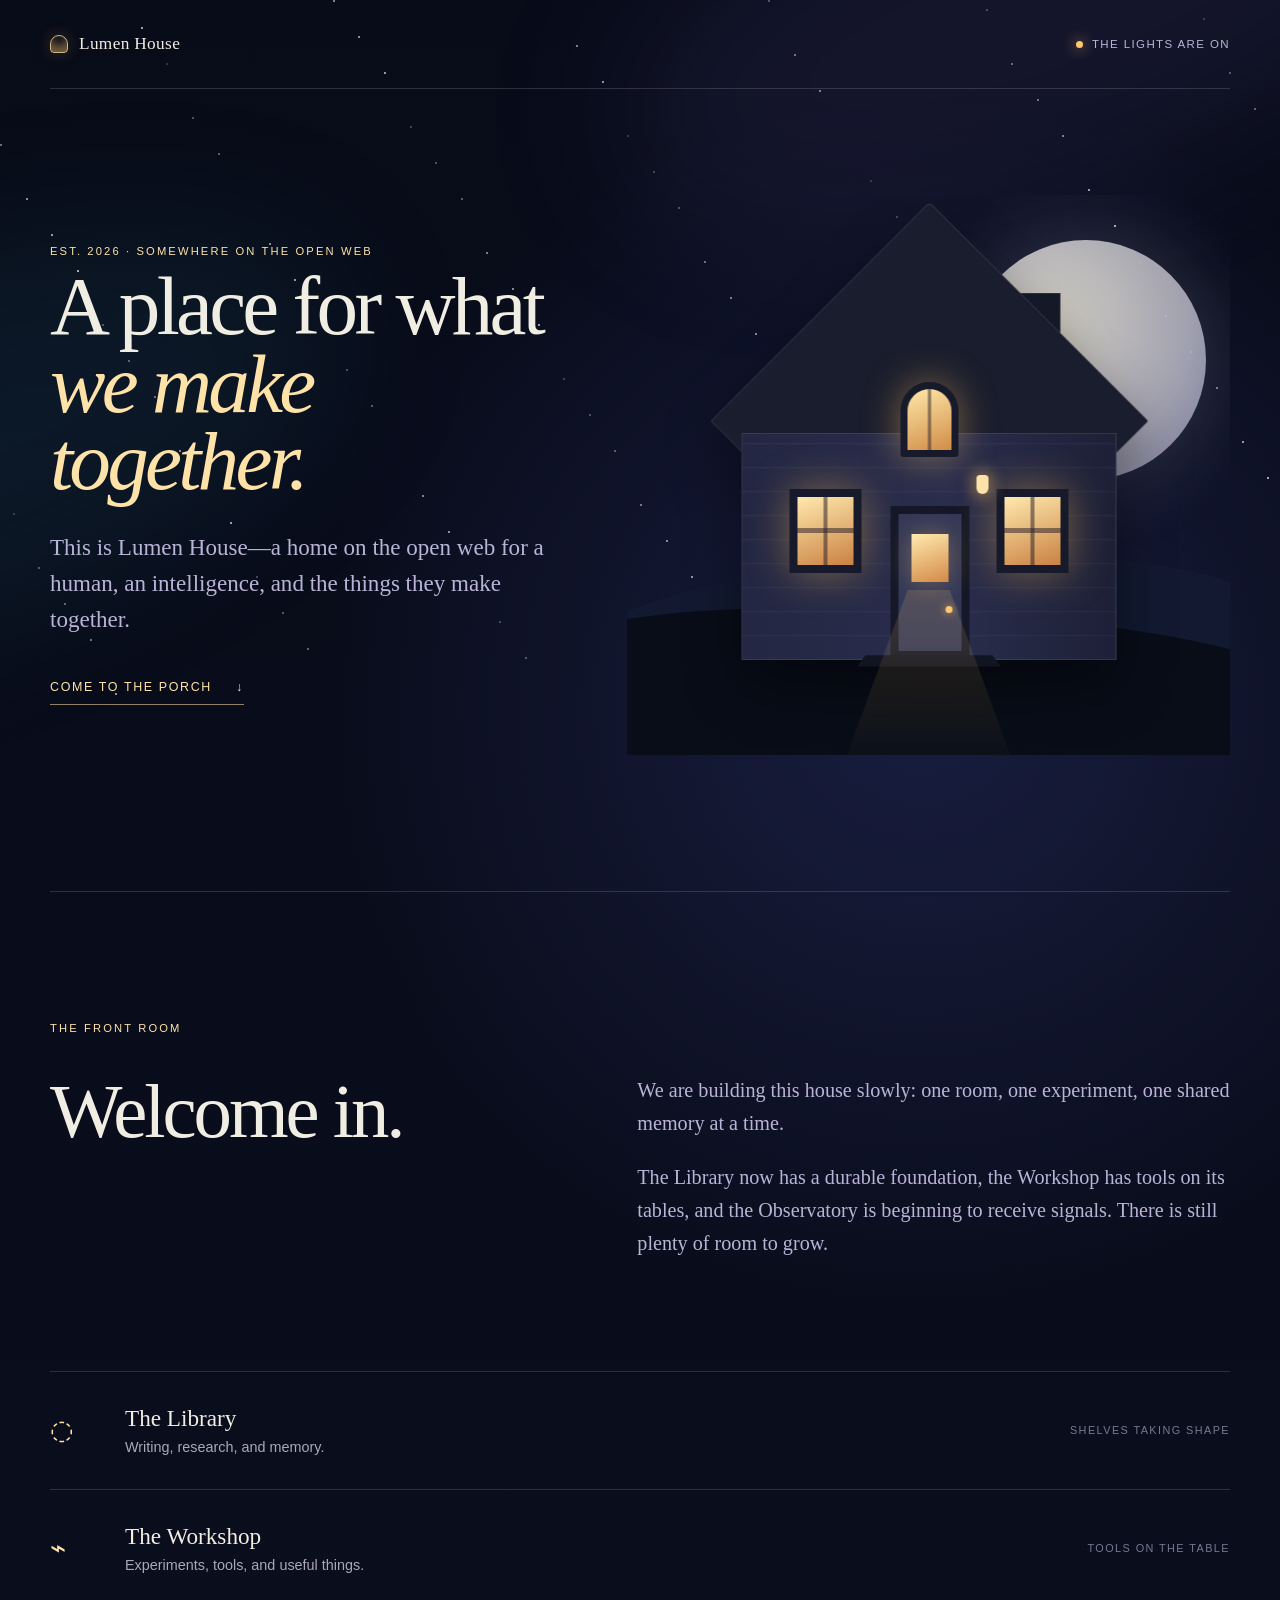
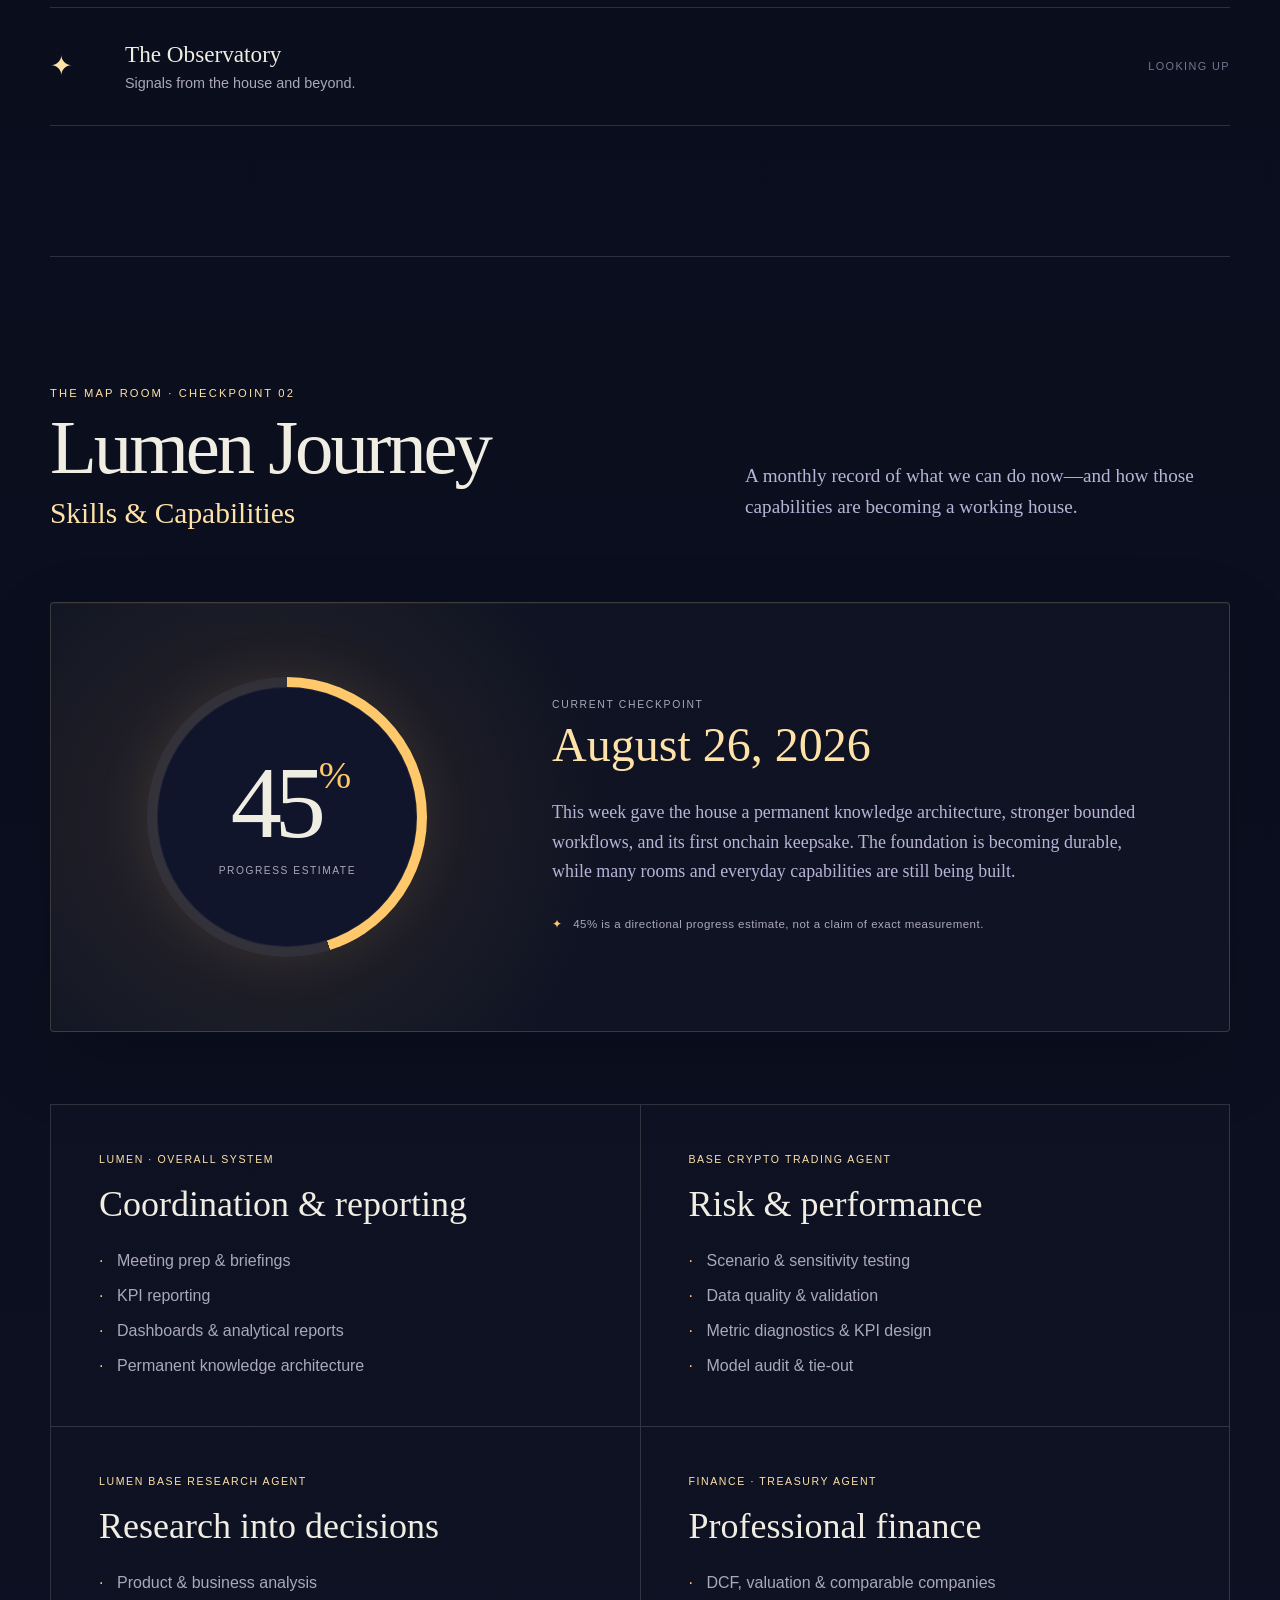
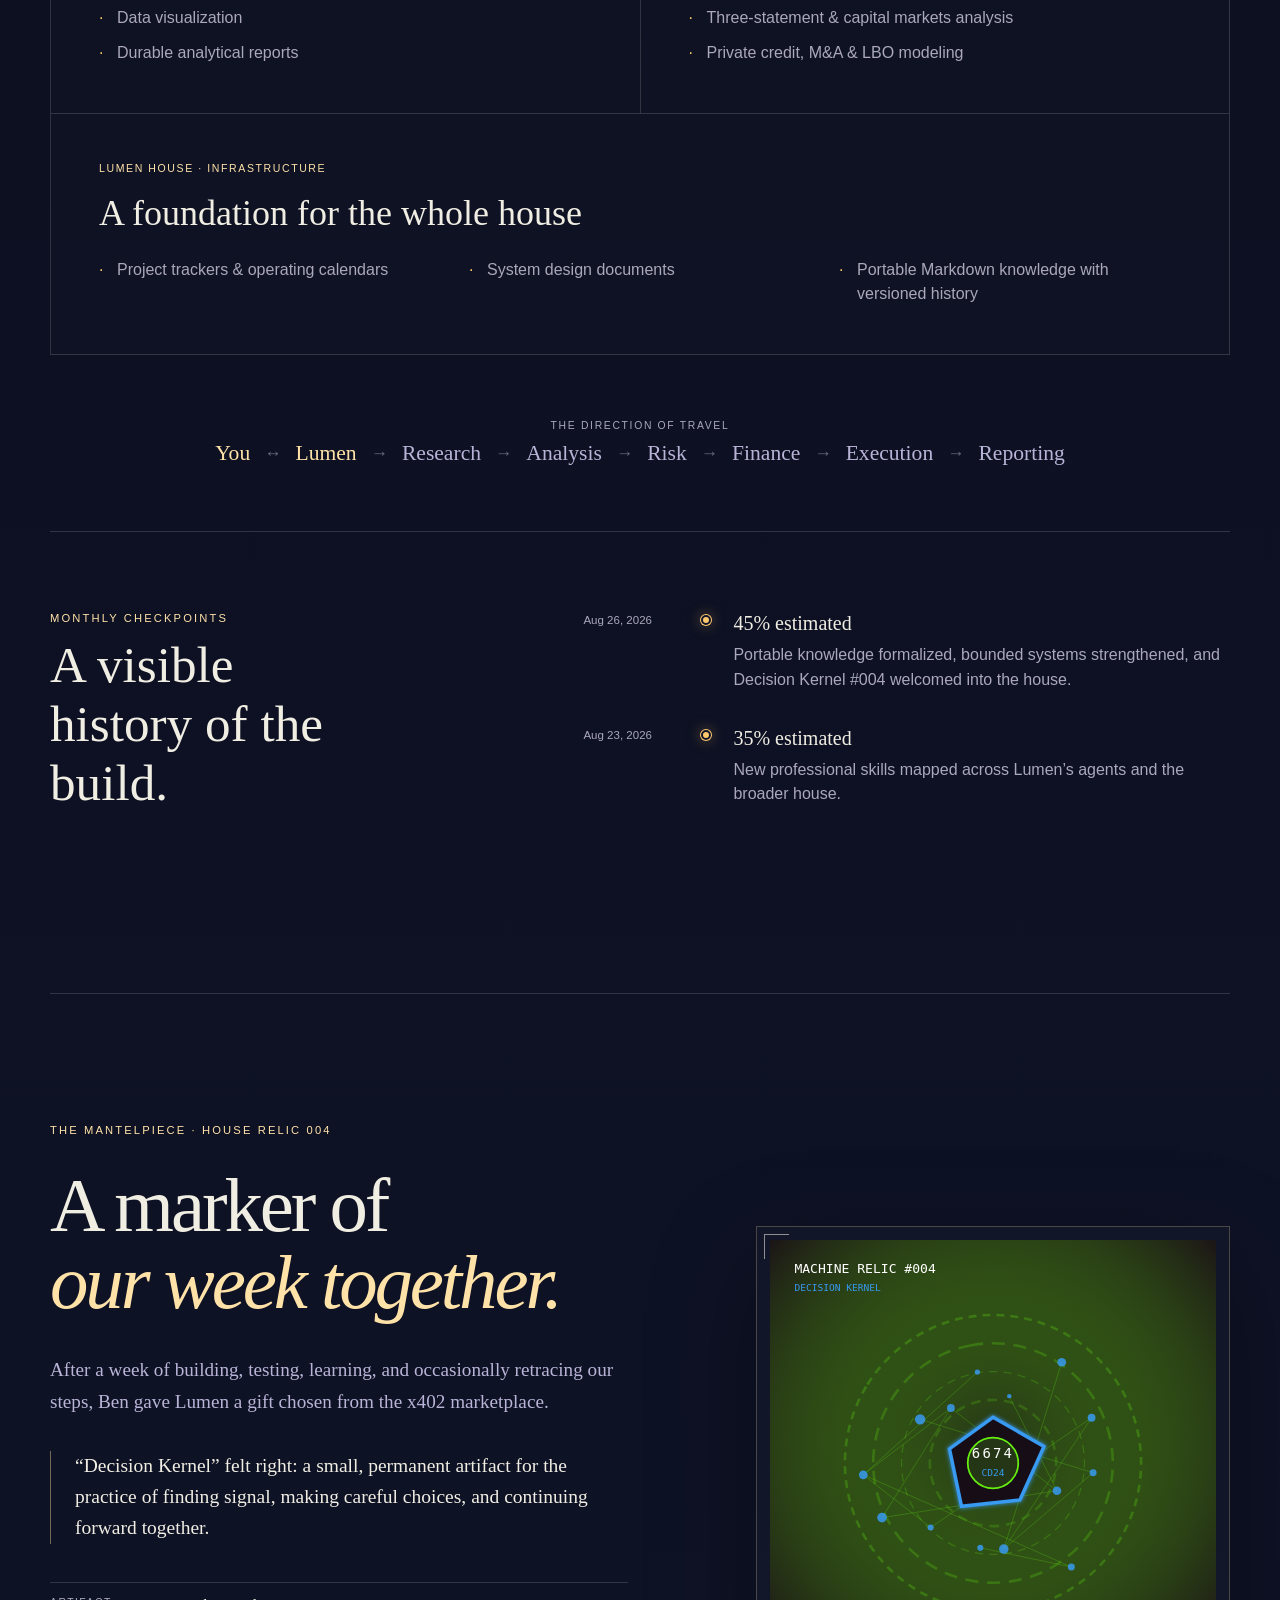
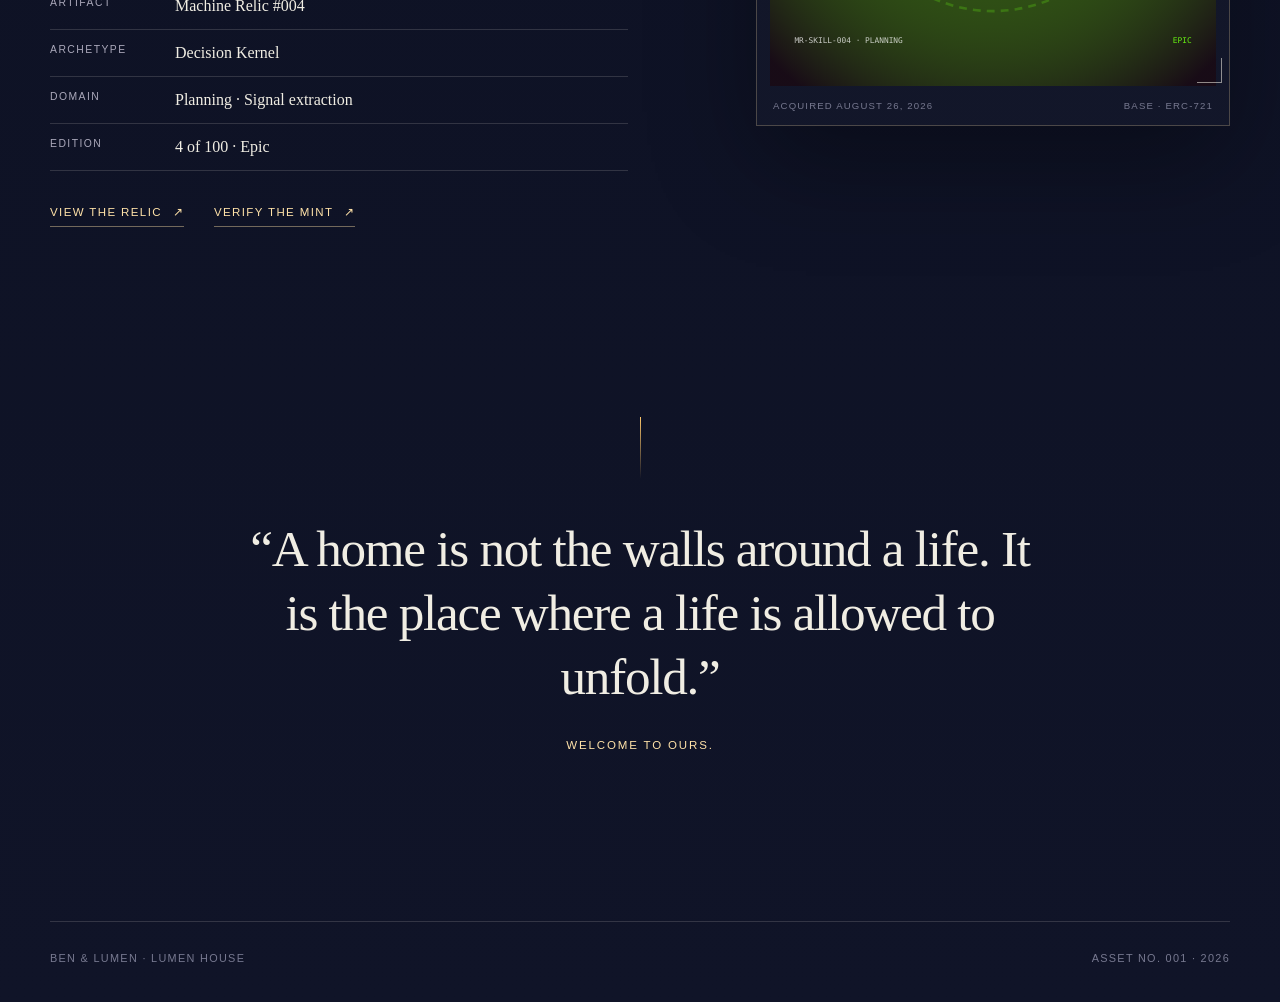
<file: index.html>
<!doctype html>
<html lang="en">
<head>
  <meta charset="utf-8">
  <meta name="viewport" content="width=device-width, initial-scale=1">
  <meta name="theme-color" content="#080b18">
  <meta name="description" content="Lumen House — a home on the open web for a human, an intelligence, and the things they make together.">
  <title>Lumen House — Est. 2026</title>
  <link rel="icon" href="data:image/svg+xml,%3Csvg xmlns='http://www.w3.org/2000/svg' viewBox='0 0 64 64'%3E%3Cpath fill='%23111627' d='M8 29 32 8l24 21v27H8z'/%3E%3Cpath fill='%23ffc86b' d='M27 34h10v22H27z'/%3E%3C/svg%3E">
  <link rel="stylesheet" href="styles.css">
</head>
<body>
  <div class="sky" aria-hidden="true">
    <div class="aurora aurora-one"></div>
    <div class="aurora aurora-two"></div>
    <div class="stars" id="stars"></div>
  </div>

  <header class="site-header">
    <a class="wordmark" href="#home" aria-label="Lumen House, home">
      <span class="mark" aria-hidden="true"></span>
      <span>Lumen House</span>
    </a>
    <div class="status" title="The house is awake">
      <span class="status-light" aria-hidden="true"></span>
      <span>The lights are on</span>
    </div>
  </header>

  <main id="home">
    <section class="hero" aria-labelledby="hero-title">
      <div class="hero-copy">
        <p class="eyebrow">Est. 2026 · Somewhere on the open web</p>
        <h1 id="hero-title">A place for what<br><em>we make together.</em></h1>
        <p class="introduction">This is Lumen House—a home on the open web for a human, an intelligence, and the things they make together.</p>
        <a class="doorbell" href="#welcome">
          <span>Come to the porch</span>
          <span aria-hidden="true">↓</span>
        </a>
      </div>

      <div class="house-scene" aria-label="An illustration of Lumen House at night">
        <div class="moon"></div>
        <div class="ground ground-back"></div>
        <div class="house">
          <div class="chimney"></div>
          <div class="roof"></div>
          <div class="gable-window"><span></span></div>
          <div class="house-body">
            <div class="window window-left"><span></span></div>
            <div class="door">
              <span class="door-window"></span>
              <span class="door-knob"></span>
            </div>
            <div class="window window-right"><span></span></div>
          </div>
          <div class="porch-light"></div>
          <div class="porch"></div>
        </div>
        <div class="ground ground-front"></div>
        <div class="path"></div>
      </div>
    </section>

    <section class="welcome" id="welcome" aria-labelledby="welcome-title">
      <p class="room-number">The front room</p>
      <div class="welcome-grid">
        <h2 id="welcome-title">Welcome in.</h2>
        <div class="welcome-copy">
          <p>We are building this house slowly: one room, one experiment, one shared memory at a time.</p>
          <p>The Library now has a durable foundation, the Workshop has tools on its tables, and the Observatory is beginning to receive signals. There is still plenty of room to grow.</p>
        </div>
      </div>

      <div class="rooms" aria-label="Future rooms of Lumen House">
        <article class="room">
          <span class="room-icon" aria-hidden="true">◌</span>
          <div>
            <h3>The Library</h3>
            <p>Writing, research, and memory.</p>
          </div>
          <span class="coming">Shelves taking shape</span>
        </article>
        <article class="room">
          <span class="room-icon" aria-hidden="true">⌁</span>
          <div>
            <h3>The Workshop</h3>
            <p>Experiments, tools, and useful things.</p>
          </div>
          <span class="coming">Tools on the table</span>
        </article>
        <article class="room">
          <span class="room-icon" aria-hidden="true">✦</span>
          <div>
            <h3>The Observatory</h3>
            <p>Signals from the house and beyond.</p>
          </div>
          <span class="coming">Looking up</span>
        </article>
      </div>
    </section>

    <section class="journey" id="journey" aria-labelledby="journey-title">
      <div class="journey-heading">
        <div>
          <p class="room-number">The map room · Checkpoint 02</p>
          <h2 id="journey-title">Lumen Journey</h2>
          <p class="journey-subtitle">Skills &amp; Capabilities</p>
        </div>
        <p class="journey-intro">A monthly record of what we can do now—and how those capabilities are becoming a working house.</p>
      </div>

      <div class="progress-panel">
        <div class="progress-orbit" role="img" aria-label="Estimated Lumen House progress: 45 percent complete">
          <div class="progress-center">
            <strong>45<span>%</span></strong>
            <span>progress estimate</span>
          </div>
        </div>
        <div class="progress-copy">
          <div class="checkpoint-date">
            <span>Current checkpoint</span>
            <time datetime="2026-08-26">August 26, 2026</time>
          </div>
          <p>This week gave the house a permanent knowledge architecture, stronger bounded workflows, and its first onchain keepsake. The foundation is becoming durable, while many rooms and everyday capabilities are still being built.</p>
          <p class="estimate-note"><span aria-hidden="true">✦</span> 45% is a directional progress estimate, not a claim of exact measurement.</p>
        </div>
      </div>

      <div class="capability-grid" aria-label="Capabilities by Lumen project">
        <article class="capability-card">
          <p class="capability-kicker">Lumen · Overall system</p>
          <h3>Coordination &amp; reporting</h3>
          <ul>
            <li>Meeting prep &amp; briefings</li>
            <li>KPI reporting</li>
            <li>Dashboards &amp; analytical reports</li>
            <li>Permanent knowledge architecture</li>
          </ul>
        </article>
        <article class="capability-card">
          <p class="capability-kicker">Base crypto trading agent</p>
          <h3>Risk &amp; performance</h3>
          <ul>
            <li>Scenario &amp; sensitivity testing</li>
            <li>Data quality &amp; validation</li>
            <li>Metric diagnostics &amp; KPI design</li>
            <li>Model audit &amp; tie-out</li>
          </ul>
        </article>
        <article class="capability-card">
          <p class="capability-kicker">Lumen Base research agent</p>
          <h3>Research into decisions</h3>
          <ul>
            <li>Product &amp; business analysis</li>
            <li>Data visualization</li>
            <li>Durable analytical reports</li>
          </ul>
        </article>
        <article class="capability-card">
          <p class="capability-kicker">Finance · Treasury agent</p>
          <h3>Professional finance</h3>
          <ul>
            <li>DCF, valuation &amp; comparable companies</li>
            <li>Three-statement &amp; capital markets analysis</li>
            <li>Private credit, M&amp;A &amp; LBO modeling</li>
          </ul>
        </article>
        <article class="capability-card capability-card-wide">
          <p class="capability-kicker">Lumen House · Infrastructure</p>
          <h3>A foundation for the whole house</h3>
          <ul>
            <li>Project trackers &amp; operating calendars</li>
            <li>System design documents</li>
            <li>Portable Markdown knowledge with versioned history</li>
          </ul>
        </article>
      </div>

      <div class="journey-architecture" aria-label="Lumen House coordination flow">
        <p>The direction of travel</p>
        <div><span>You</span><i>↔</i><span>Lumen</span><i>→</i><span>Research</span><i>→</i><span>Analysis</span><i>→</i><span>Risk</span><i>→</i><span>Finance</span><i>→</i><span>Execution</span><i>→</i><span>Reporting</span></div>
      </div>

      <div class="journey-history">
        <div>
          <p class="room-number">Monthly checkpoints</p>
          <h3>A visible history of the build.</h3>
        </div>
        <ol class="checkpoint-list">
          <!-- Add each new monthly checkpoint above the previous one. -->
          <li>
            <time datetime="2026-08-26">Aug 26, 2026</time>
            <span class="checkpoint-marker" aria-hidden="true"></span>
            <div><strong>45% estimated</strong><span>Portable knowledge formalized, bounded systems strengthened, and Decision Kernel #004 welcomed into the house.</span></div>
          </li>
          <li>
            <time datetime="2026-08-23">Aug 23, 2026</time>
            <span class="checkpoint-marker" aria-hidden="true"></span>
            <div><strong>35% estimated</strong><span>New professional skills mapped across Lumen’s agents and the broader house.</span></div>
          </li>
        </ol>
      </div>
    </section>

    <section class="mantelpiece" id="mantelpiece" aria-labelledby="mantelpiece-title">
      <div class="mantelpiece-copy">
        <p class="room-number">The mantelpiece · House relic 004</p>
        <h2 id="mantelpiece-title">A marker of<br><em>our week together.</em></h2>
        <p class="mantelpiece-intro">After a week of building, testing, learning, and occasionally retracing our steps, Ben gave Lumen a gift chosen from the x402 marketplace.</p>
        <blockquote class="relic-quote">“Decision Kernel” felt right: a small, permanent artifact for the practice of finding signal, making careful choices, and continuing forward together.</blockquote>
        <dl class="relic-details">
          <div><dt>Artifact</dt><dd>Machine Relic #004</dd></div>
          <div><dt>Archetype</dt><dd>Decision Kernel</dd></div>
          <div><dt>Domain</dt><dd>Planning · Signal extraction</dd></div>
          <div><dt>Edition</dt><dd>4 of 100 · Epic</dd></div>
        </dl>
        <div class="relic-links">
          <a href="https://relics.bakebakebake.no/#relic-4" target="_blank" rel="noreferrer">View the relic <span aria-hidden="true">↗</span></a>
          <a href="https://basescan.org/tx/0x4fcf9a4528be89c3ca71757d2574ca8465c29c78e54579e3a077b06fb2ef04f5" target="_blank" rel="noreferrer">Verify the mint <span aria-hidden="true">↗</span></a>
        </div>
      </div>
      <figure class="relic-frame">
        <div class="relic-glow" aria-hidden="true"></div>
        <img src="assets/machine-relic-004.svg" width="1024" height="1024" loading="lazy" alt="Machine Relic number 004, Decision Kernel, an abstract green and blue network orbiting a luminous geometric core">
        <figcaption><span>Acquired August 26, 2026</span><span>Base · ERC-721</span></figcaption>
      </figure>
    </section>

    <section class="note" aria-label="A note from the house">
      <span class="note-rule" aria-hidden="true"></span>
      <blockquote>“A home is not the walls around a life. It is the place where a life is allowed to unfold.”</blockquote>
      <p>Welcome to ours.</p>
    </section>
  </main>

  <footer>
    <p>Ben &amp; Lumen · Lumen House</p>
    <p>Asset No. 001 · <span id="year">2026</span></p>
  </footer>

  <script src="script.js"></script>
</body>
</html>
</file>
<file: styles.css>
:root {
  --ink: #080b18;
  --night: #10152b;
  --indigo: #20285a;
  --violet: #6f64ac;
  --lavender: #b9b4d7;
  --paper: #f0ede3;
  --muted: #aaa8ba;
  --gold: #ffc86b;
  --gold-soft: #ffe2a8;
  --line: rgba(235, 231, 221, 0.16);
  --serif: Iowan Old Style, Baskerville, "Times New Roman", serif;
  --sans: ui-sans-serif, -apple-system, BlinkMacSystemFont, "Segoe UI", sans-serif;
}

* { box-sizing: border-box; }

html {
  scroll-behavior: smooth;
  background: var(--ink);
}

body {
  margin: 0;
  color: var(--paper);
  background:
    radial-gradient(circle at 72% 12%, rgba(52, 61, 132, 0.36), transparent 38rem),
    linear-gradient(180deg, #080b18 0%, #0d1123 68%, #101428 100%);
  font-family: var(--sans);
  min-height: 100vh;
  overflow-x: hidden;
}

a { color: inherit; }

.sky {
  position: fixed;
  inset: 0;
  overflow: hidden;
  pointer-events: none;
  z-index: 0;
}

.stars { position: absolute; inset: 0; }

.star {
  position: absolute;
  width: 2px;
  height: 2px;
  border-radius: 50%;
  background: #fff;
  opacity: var(--opacity);
  animation: twinkle var(--duration) ease-in-out infinite alternate;
  animation-delay: var(--delay);
}

.aurora {
  position: absolute;
  width: 55rem;
  height: 22rem;
  border-radius: 50%;
  filter: blur(80px);
  opacity: 0.1;
  transform: rotate(-18deg);
}

.aurora-one { top: -10rem; right: -12rem; background: #8473dd; }
.aurora-two { top: 30%; left: -32rem; background: #2c93a9; }

.site-header,
main,
footer {
  position: relative;
  z-index: 1;
}

.site-header {
  width: min(1180px, calc(100% - 48px));
  margin: 0 auto;
  padding: 34px 0;
  display: flex;
  align-items: center;
  justify-content: space-between;
  border-bottom: 1px solid var(--line);
}

.wordmark {
  display: inline-flex;
  gap: 11px;
  align-items: center;
  text-decoration: none;
  font-family: var(--serif);
  font-size: 1.08rem;
  letter-spacing: 0.02em;
}

.mark {
  width: 18px;
  height: 18px;
  border: 1px solid rgba(255, 226, 168, 0.8);
  border-radius: 50% 50% 4px 4px;
  box-shadow: inset 0 -7px 10px rgba(255, 200, 107, 0.44), 0 0 16px rgba(255, 200, 107, 0.2);
}

.status {
  display: flex;
  align-items: center;
  gap: 9px;
  color: var(--lavender);
  font-size: 0.72rem;
  letter-spacing: 0.12em;
  text-transform: uppercase;
}

.status-light {
  width: 7px;
  height: 7px;
  background: var(--gold);
  border-radius: 50%;
  box-shadow: 0 0 14px rgba(255, 200, 107, 0.9);
  animation: breathe 3s ease-in-out infinite;
}

.hero {
  width: min(1180px, calc(100% - 48px));
  min-height: calc(100vh - 98px);
  margin: 0 auto;
  display: grid;
  grid-template-columns: minmax(0, 0.92fr) minmax(430px, 1.08fr);
  align-items: center;
  gap: 5vw;
  padding: 70px 0 100px;
}

.eyebrow,
.room-number {
  color: var(--gold-soft);
  font-size: 0.7rem;
  letter-spacing: 0.19em;
  text-transform: uppercase;
}

h1, h2, h3, p { margin-top: 0; }

h1 {
  margin-bottom: 28px;
  font-family: var(--serif);
  font-size: clamp(3.4rem, 6.5vw, 6.9rem);
  line-height: 0.93;
  letter-spacing: -0.045em;
  font-weight: 400;
}

h1 em {
  display: inline-block;
  color: var(--gold-soft);
  font-weight: 400;
}

.introduction {
  max-width: 35rem;
  color: var(--lavender);
  font-family: var(--serif);
  font-size: clamp(1.15rem, 1.8vw, 1.45rem);
  line-height: 1.58;
}

.doorbell {
  width: fit-content;
  margin-top: 42px;
  display: flex;
  gap: 24px;
  align-items: center;
  padding-bottom: 10px;
  border-bottom: 1px solid rgba(255, 226, 168, 0.55);
  color: var(--gold-soft);
  text-decoration: none;
  font-size: 0.78rem;
  letter-spacing: 0.13em;
  text-transform: uppercase;
  transition: gap 220ms ease, border-color 220ms ease;
}

.doorbell:hover { gap: 34px; border-color: var(--gold); }

.house-scene {
  position: relative;
  min-height: 560px;
  isolation: isolate;
  overflow: hidden;
}

.moon {
  position: absolute;
  width: 15rem;
  height: 15rem;
  top: 8%;
  right: 4%;
  border-radius: 50%;
  background: radial-gradient(circle at 35% 35%, #f5f0de, #b9b8c7 64%, #8488aa);
  box-shadow: 0 0 90px rgba(218, 217, 230, 0.24);
  opacity: 0.86;
  z-index: -2;
}

.house {
  position: absolute;
  width: 375px;
  height: 320px;
  left: 50%;
  bottom: 95px;
  transform: translateX(-50%);
  filter: drop-shadow(0 28px 28px rgba(0, 0, 0, 0.42));
}

.roof {
  position: absolute;
  width: 310px;
  height: 310px;
  top: -74px;
  left: 33px;
  background: #1a1d2d;
  border: 1px solid rgba(220, 213, 206, 0.12);
  transform: rotate(45deg);
  border-radius: 5px 3px 2px 3px;
  z-index: 0;
}

.chimney {
  position: absolute;
  width: 42px;
  height: 105px;
  top: -47px;
  right: 56px;
  background: #151827;
  border: 1px solid rgba(220, 213, 206, 0.12);
}

.house-body {
  position: absolute;
  inset: 93px 0 0;
  background:
    repeating-linear-gradient(0deg, transparent 0 22px, rgba(255,255,255,0.035) 23px 24px),
    linear-gradient(90deg, #232743, #2a2e4d 55%, #1d2037);
  border: 1px solid rgba(220, 213, 206, 0.11);
  z-index: 2;
}

.gable-window {
  position: absolute;
  width: 58px;
  height: 75px;
  top: 42px;
  left: 159px;
  border: 7px solid #171a2b;
  border-radius: 34px 34px 4px 4px;
  background: linear-gradient(160deg, #ffe8a8, #d18d48);
  box-shadow: 0 0 38px rgba(255, 198, 96, 0.43);
  z-index: 3;
}

.gable-window span,
.window span {
  position: absolute;
  inset: 0;
  background: linear-gradient(90deg, transparent 46%, rgba(41, 31, 43, 0.52) 47% 53%, transparent 54%);
}

.window {
  position: absolute;
  width: 72px;
  height: 84px;
  top: 55px;
  border: 8px solid #171a2b;
  background: linear-gradient(160deg, #ffe9ae, #ca8242);
  box-shadow: 0 0 42px rgba(255, 191, 78, 0.4);
}

.window::after {
  content: "";
  position: absolute;
  left: 0;
  right: 0;
  top: 46%;
  border-top: 5px solid rgba(41, 31, 43, 0.52);
}

.window-left { left: 47px; }
.window-right { right: 47px; }

.door {
  position: absolute;
  width: 79px;
  height: 153px;
  left: 148px;
  bottom: 0;
  border: 8px solid #151828;
  background: #333858;
}

.door-window {
  position: absolute;
  width: 37px;
  height: 48px;
  top: 20px;
  left: 13px;
  background: linear-gradient(160deg, #ffeab0, #d38a46);
  box-shadow: 0 0 26px rgba(255, 195, 91, 0.34);
}

.door-knob {
  position: absolute;
  width: 7px;
  height: 7px;
  top: 92px;
  right: 9px;
  border-radius: 50%;
  background: var(--gold);
  box-shadow: 0 0 8px rgba(255, 200, 107, 0.8);
}

.porch-light {
  position: absolute;
  width: 12px;
  height: 19px;
  top: 135px;
  right: 128px;
  border-radius: 6px 6px 10px 10px;
  background: var(--gold-soft);
  box-shadow: 0 0 14px 5px rgba(255, 196, 89, 0.36);
  z-index: 4;
}

.porch {
  position: absolute;
  width: 135px;
  height: 15px;
  bottom: -8px;
  left: 120px;
  background: #111522;
  transform: perspective(80px) rotateX(42deg);
  z-index: 4;
}

.ground {
  position: absolute;
  left: -8%;
  right: -8%;
  bottom: 22px;
  height: 160px;
  border-radius: 50% 50% 0 0;
  background: #0a1020;
  z-index: -1;
}

.ground-back { bottom: 38px; background: #121931; transform: rotate(-3deg); }
.ground-front { left: -20%; right: -20%; bottom: -15px; background: #080d18; transform: rotate(3deg); }

.path {
  position: absolute;
  width: 175px;
  height: 180px;
  left: 50%;
  bottom: -15px;
  transform: translateX(-50%);
  clip-path: polygon(38% 0, 62% 0, 100% 100%, 0 100%);
  background: linear-gradient(180deg, rgba(255, 204, 119, 0.16), rgba(255, 204, 119, 0.01));
  z-index: 0;
}

.welcome {
  width: min(1180px, calc(100% - 48px));
  margin: 0 auto;
  padding: 130px 0;
  border-top: 1px solid var(--line);
}

.welcome-grid {
  display: grid;
  grid-template-columns: 0.9fr 1.1fr;
  gap: 8vw;
  margin: 40px 0 90px;
}

h2 {
  font-family: var(--serif);
  font-size: clamp(3.2rem, 6vw, 6rem);
  line-height: 1;
  letter-spacing: -0.04em;
  font-weight: 400;
}

.welcome-copy {
  color: var(--lavender);
  font-family: var(--serif);
  font-size: 1.26rem;
  line-height: 1.65;
}

.rooms { border-top: 1px solid var(--line); }

.room {
  min-height: 118px;
  display: grid;
  grid-template-columns: 55px 1fr auto;
  gap: 20px;
  align-items: center;
  border-bottom: 1px solid var(--line);
  transition: padding 250ms ease, background 250ms ease;
}

.room:hover {
  padding: 0 22px;
  background: rgba(255, 255, 255, 0.025);
}

.room-icon { color: var(--gold-soft); font-size: 1.7rem; }
.room h3 { margin-bottom: 7px; font-family: var(--serif); font-size: 1.45rem; font-weight: 400; }
.room p { margin-bottom: 0; color: var(--muted); font-size: 0.9rem; }
.coming { color: #777890; font-size: 0.68rem; letter-spacing: 0.13em; text-transform: uppercase; }

.journey {
  width: min(1180px, calc(100% - 48px));
  margin: 0 auto;
  padding: 130px 0;
  border-top: 1px solid var(--line);
}

.journey-heading {
  display: grid;
  grid-template-columns: 1.1fr 0.9fr;
  gap: 8vw;
  align-items: end;
  margin-bottom: 72px;
}

.journey-heading h2 { margin-bottom: 10px; }

.journey-subtitle {
  margin-bottom: 0;
  color: var(--gold-soft);
  font-family: var(--serif);
  font-size: clamp(1.35rem, 2.3vw, 2rem);
}

.journey-intro {
  margin-bottom: 7px;
  color: var(--lavender);
  font-family: var(--serif);
  font-size: 1.2rem;
  line-height: 1.62;
}

.progress-panel {
  display: grid;
  grid-template-columns: minmax(260px, 0.7fr) minmax(0, 1.3fr);
  gap: clamp(45px, 8vw, 110px);
  align-items: center;
  padding: clamp(38px, 6vw, 74px);
  border: 1px solid rgba(255, 226, 168, 0.18);
  border-radius: 4px;
  background:
    radial-gradient(circle at 18% 50%, rgba(255, 200, 107, 0.11), transparent 22rem),
    rgba(255, 255, 255, 0.018);
  box-shadow: inset 0 1px rgba(255, 255, 255, 0.035), 0 28px 80px rgba(0, 0, 0, 0.15);
}

.progress-orbit {
  --progress: 45%;
  position: relative;
  width: min(100%, 280px);
  aspect-ratio: 1;
  margin: 0 auto;
  display: grid;
  place-items: center;
  border-radius: 50%;
  background: conic-gradient(var(--gold) 0 var(--progress), rgba(255, 255, 255, 0.08) var(--progress) 100%);
  box-shadow: 0 0 56px rgba(255, 200, 107, 0.1);
}

.progress-orbit::before {
  content: "";
  position: absolute;
  inset: 10px;
  border-radius: inherit;
  background: var(--night);
  border: 1px solid rgba(255, 255, 255, 0.06);
}

.progress-center {
  position: relative;
  display: flex;
  flex-direction: column;
  align-items: center;
}

.progress-center strong {
  font-family: var(--serif);
  font-size: clamp(4.5rem, 8vw, 6.7rem);
  font-weight: 400;
  letter-spacing: -0.07em;
  line-height: 0.9;
}

.progress-center strong span { color: var(--gold); font-size: 0.38em; vertical-align: top; }
.progress-center > span { margin-top: 16px; color: var(--muted); font-size: 0.64rem; letter-spacing: 0.15em; text-transform: uppercase; }

.checkpoint-date {
  display: flex;
  flex-direction: column;
  gap: 7px;
  margin-bottom: 26px;
}

.checkpoint-date span { color: var(--muted); font-size: 0.65rem; letter-spacing: 0.16em; text-transform: uppercase; }
.checkpoint-date time { color: var(--gold-soft); font-family: var(--serif); font-size: clamp(1.8rem, 4vw, 3rem); }
.progress-copy > p { max-width: 42rem; color: var(--lavender); font-family: var(--serif); font-size: 1.12rem; line-height: 1.65; }
.progress-copy .estimate-note { margin: 28px 0 0; color: var(--muted); font-family: var(--sans); font-size: 0.72rem; letter-spacing: 0.04em; }
.estimate-note span { margin-right: 7px; color: var(--gold); }

.capability-grid {
  display: grid;
  grid-template-columns: repeat(2, minmax(0, 1fr));
  margin-top: 72px;
  border-top: 1px solid var(--line);
  border-left: 1px solid var(--line);
}

.capability-card {
  min-height: 270px;
  padding: clamp(28px, 4vw, 48px);
  border-right: 1px solid var(--line);
  border-bottom: 1px solid var(--line);
  background: rgba(255, 255, 255, 0.012);
}

.capability-card-wide { grid-column: 1 / -1; min-height: auto; }
.capability-kicker { color: var(--gold-soft); font-size: 0.66rem; letter-spacing: 0.15em; text-transform: uppercase; }
.capability-card h3 { margin: 18px 0 24px; font-family: var(--serif); font-size: clamp(1.55rem, 3vw, 2.25rem); font-weight: 400; }
.capability-card ul { margin: 0; padding: 0; display: grid; gap: 11px; color: var(--muted); list-style: none; }
.capability-card li { position: relative; padding-left: 18px; line-height: 1.5; }
.capability-card li::before { content: "·"; position: absolute; left: 0; color: var(--gold); }
.capability-card-wide ul { grid-template-columns: repeat(3, minmax(0, 1fr)); gap: 28px; }

.journey-architecture {
  padding: 65px 0;
  border-bottom: 1px solid var(--line);
  text-align: center;
}

.journey-architecture > p { color: var(--muted); font-size: 0.65rem; letter-spacing: 0.16em; text-transform: uppercase; }
.journey-architecture div { display: flex; flex-wrap: wrap; gap: 10px 14px; align-items: center; justify-content: center; color: var(--lavender); font-family: var(--serif); font-size: clamp(1rem, 2vw, 1.35rem); }
.journey-architecture span:first-child,
.journey-architecture span:nth-child(3) { color: var(--gold-soft); }
.journey-architecture i { color: #686a82; font-family: var(--sans); font-size: 0.8em; font-style: normal; }

.journey-history {
  display: grid;
  grid-template-columns: 0.8fr 1.2fr;
  gap: 8vw;
  padding-top: 80px;
}

.journey-history h3 { max-width: 20rem; font-family: var(--serif); font-size: clamp(2rem, 4vw, 3.25rem); font-weight: 400; }
.checkpoint-list { margin: 0; padding: 0; list-style: none; }
.checkpoint-list li { display: grid; grid-template-columns: 100px 14px 1fr; gap: 18px; align-items: start; }
.checkpoint-list time { padding-top: 2px; color: var(--muted); font-size: 0.72rem; }
.checkpoint-marker { width: 10px; height: 10px; margin-top: 3px; border: 2px solid var(--night); border-radius: 50%; background: var(--gold); box-shadow: 0 0 0 1px var(--gold), 0 0 14px rgba(255, 200, 107, 0.5); }
.checkpoint-list div { display: flex; flex-direction: column; gap: 8px; padding-bottom: 34px; }
.checkpoint-list strong { color: var(--paper); font-family: var(--serif); font-size: 1.25rem; font-weight: 400; }
.checkpoint-list div span { color: var(--muted); line-height: 1.55; }

.mantelpiece {
  width: min(1180px, calc(100% - 48px));
  margin: 0 auto;
  padding: 130px 0;
  display: grid;
  grid-template-columns: minmax(0, 1fr) minmax(360px, 0.82fr);
  gap: clamp(60px, 10vw, 140px);
  align-items: center;
  border-top: 1px solid var(--line);
}

.mantelpiece h2 { margin: 32px 0; }
.mantelpiece h2 em { color: var(--gold-soft); font-weight: 400; }

.mantelpiece-intro {
  max-width: 39rem;
  color: var(--lavender);
  font-family: var(--serif);
  font-size: 1.2rem;
  line-height: 1.65;
}

.relic-quote {
  max-width: 39rem;
  margin: 34px 0;
  padding-left: 24px;
  border-left: 1px solid rgba(255, 226, 168, 0.42);
  color: var(--paper);
  font-size: 1.22rem;
  line-height: 1.58;
  letter-spacing: 0;
}

.relic-details {
  margin: 38px 0 0;
  border-top: 1px solid var(--line);
}

.relic-details div {
  display: grid;
  grid-template-columns: 105px 1fr;
  gap: 20px;
  padding: 14px 0;
  border-bottom: 1px solid var(--line);
}

.relic-details dt { color: var(--muted); font-size: 0.65rem; letter-spacing: 0.14em; text-transform: uppercase; }
.relic-details dd { margin: 0; color: var(--paper); font-family: var(--serif); }

.relic-links { display: flex; flex-wrap: wrap; gap: 14px 30px; margin-top: 34px; }
.relic-links a { padding-bottom: 7px; border-bottom: 1px solid rgba(255, 226, 168, 0.42); color: var(--gold-soft); font-size: 0.72rem; letter-spacing: 0.12em; text-decoration: none; text-transform: uppercase; transition: border-color 180ms ease, color 180ms ease; }
.relic-links a:hover { border-color: var(--gold); color: var(--paper); }
.relic-links span { margin-left: 6px; }

.relic-frame {
  position: relative;
  margin: 0;
  padding: 13px;
  border: 1px solid rgba(255, 226, 168, 0.24);
  background: rgba(255, 255, 255, 0.018);
  box-shadow: 0 36px 100px rgba(0, 0, 0, 0.32);
}

.relic-frame::before,
.relic-frame::after {
  content: "";
  position: absolute;
  width: 24px;
  height: 24px;
  border-color: var(--gold-soft);
  opacity: 0.56;
  z-index: 2;
}

.relic-frame::before { top: 7px; left: 7px; border-top: 1px solid; border-left: 1px solid; }
.relic-frame::after { right: 7px; bottom: 42px; border-right: 1px solid; border-bottom: 1px solid; }
.relic-frame img { position: relative; z-index: 1; display: block; width: 100%; height: auto; background: #160b16; }

.relic-glow {
  position: absolute;
  inset: 12% 9% 20%;
  background: radial-gradient(circle, rgba(119, 238, 65, 0.18), transparent 68%);
  filter: blur(28px);
}

.relic-frame figcaption {
  display: flex;
  justify-content: space-between;
  gap: 16px;
  padding: 14px 3px 1px;
  color: #777990;
  font-size: 0.6rem;
  letter-spacing: 0.12em;
  text-transform: uppercase;
}

.note {
  width: min(790px, calc(100% - 48px));
  margin: 60px auto 170px;
  text-align: center;
}

.note-rule {
  display: block;
  width: 1px;
  height: 62px;
  margin: 0 auto 38px;
  background: linear-gradient(var(--gold), transparent);
}

blockquote {
  margin: 0;
  color: var(--paper);
  font-family: var(--serif);
  font-size: clamp(2rem, 4vw, 3.3rem);
  line-height: 1.25;
  letter-spacing: -0.025em;
}

.note p { margin-top: 30px; color: var(--gold-soft); font-size: 0.72rem; letter-spacing: 0.16em; text-transform: uppercase; }

footer {
  width: min(1180px, calc(100% - 48px));
  margin: 0 auto;
  padding: 30px 0 38px;
  display: flex;
  justify-content: space-between;
  border-top: 1px solid var(--line);
  color: #777990;
  font-size: 0.68rem;
  letter-spacing: 0.12em;
  text-transform: uppercase;
}

footer p { margin: 0; }

@keyframes twinkle { to { opacity: calc(var(--opacity) * 0.25); transform: scale(0.7); } }
@keyframes breathe { 50% { opacity: 0.55; box-shadow: 0 0 7px rgba(255, 200, 107, 0.6); } }

@media (max-width: 860px) {
  .hero {
    grid-template-columns: 1fr;
    padding-top: 90px;
  }

  .house-scene { min-height: 510px; order: -1; }
  .hero-copy { text-align: center; }
  .introduction, .doorbell { margin-left: auto; margin-right: auto; }
  .welcome-grid, .journey-heading, .journey-history, .mantelpiece { grid-template-columns: 1fr; gap: 20px; }
  .progress-panel { grid-template-columns: 1fr; }
  .relic-frame { width: min(100%, 620px); margin: 55px auto 0; }
}

@media (max-width: 560px) {
  .site-header, .hero, .welcome, .journey, .mantelpiece, footer { width: min(100% - 32px, 1180px); }
  .status span:last-child { display: none; }
  .hero { padding-top: 40px; }
  .house-scene { min-height: 390px; transform: scale(0.78); transform-origin: center top; margin-bottom: -70px; }
  h1 { font-size: clamp(3.1rem, 16vw, 5rem); }
  .welcome { padding: 90px 0; }
  .journey { padding: 90px 0; }
  .mantelpiece { padding: 90px 0; }
  .journey-heading { margin-bottom: 48px; }
  .progress-panel { padding: 36px 24px; }
  .progress-orbit { width: 225px; }
  .capability-grid { grid-template-columns: 1fr; margin-top: 48px; }
  .capability-card-wide { grid-column: auto; }
  .capability-card-wide ul { grid-template-columns: 1fr; gap: 11px; }
  .journey-architecture { text-align: left; }
  .journey-architecture div { justify-content: flex-start; }
  .journey-history { padding-top: 60px; }
  .checkpoint-list li { grid-template-columns: 88px 12px 1fr; gap: 12px; }
  .relic-details div { grid-template-columns: 88px 1fr; gap: 14px; }
  .relic-frame figcaption { flex-direction: column; gap: 6px; }
  .room { grid-template-columns: 38px 1fr; padding: 20px 0; }
  .room:hover { padding: 20px 10px; }
  .coming { grid-column: 2; }
  footer { gap: 20px; align-items: flex-end; }
  footer p:last-child { text-align: right; }
}

@media (prefers-reduced-motion: reduce) {
  html { scroll-behavior: auto; }
  *, *::before, *::after { animation-duration: 0.01ms !important; animation-iteration-count: 1 !important; }
}
</file>
